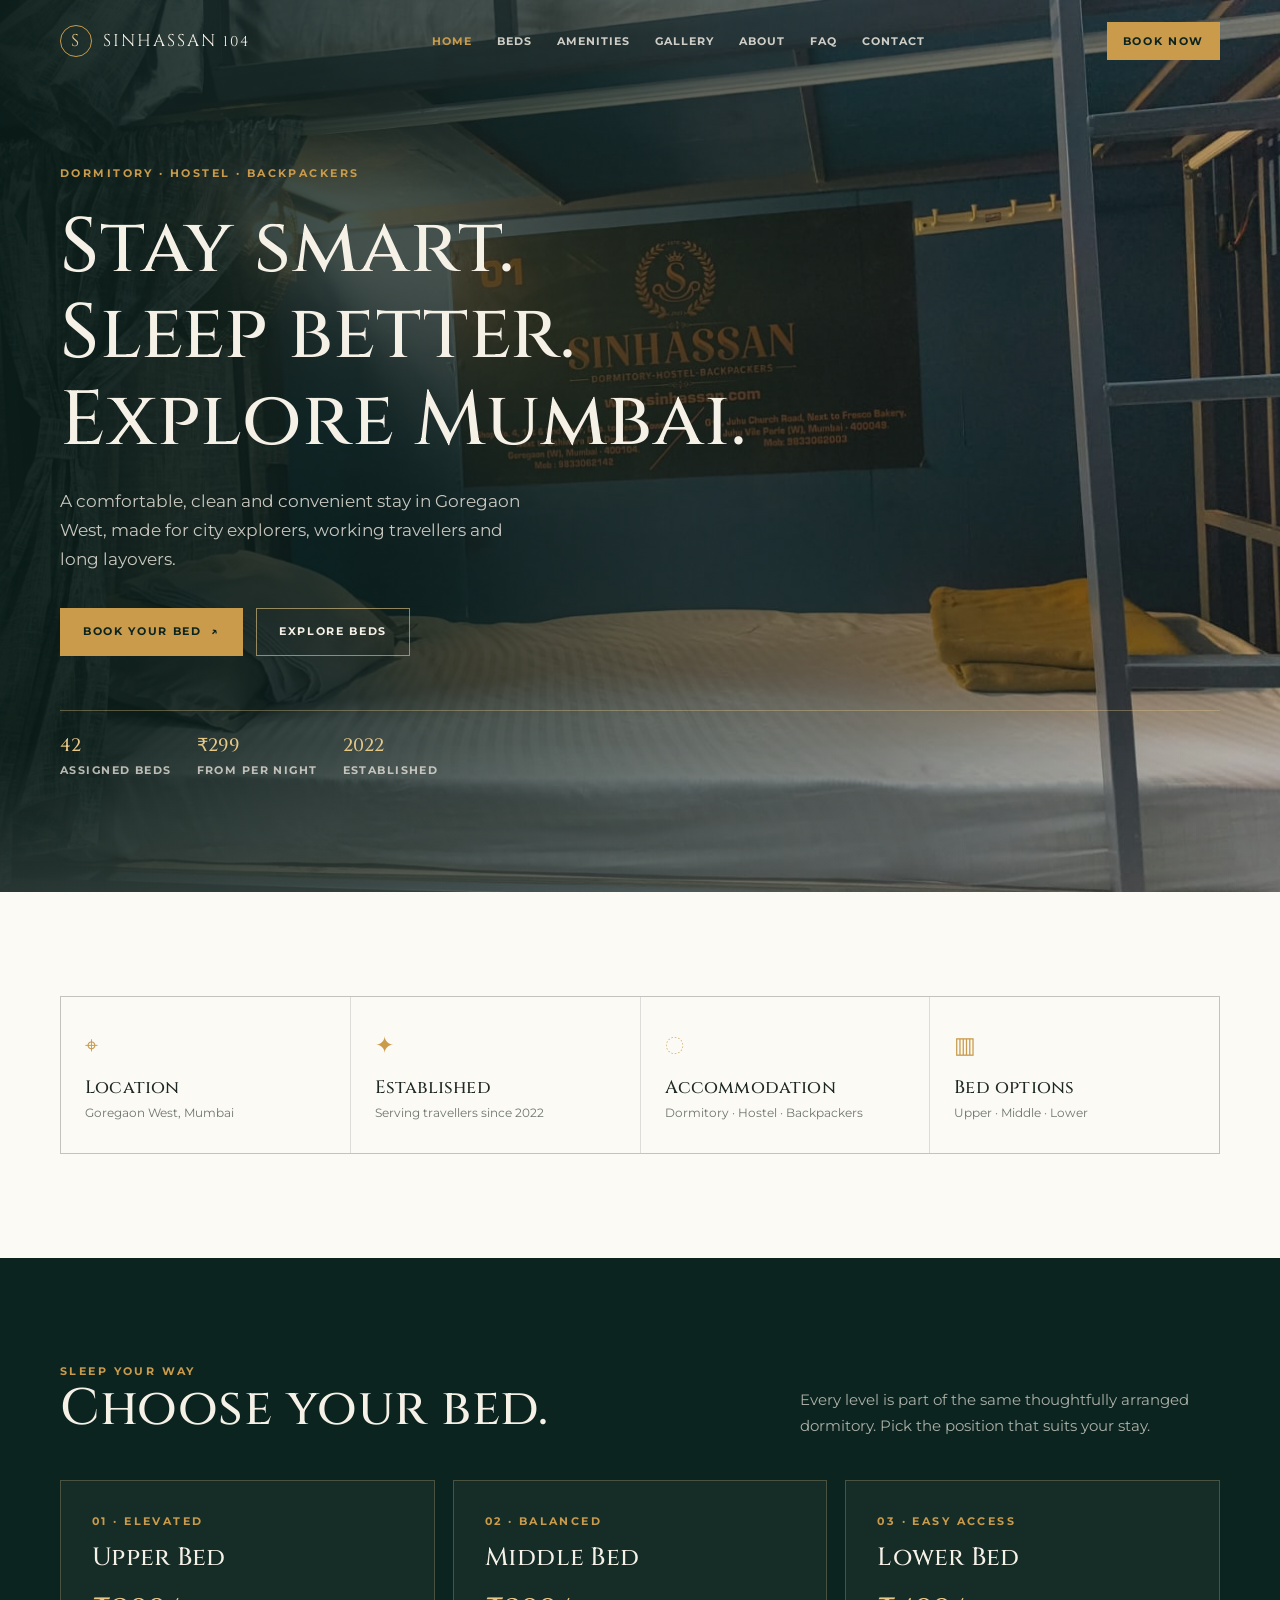
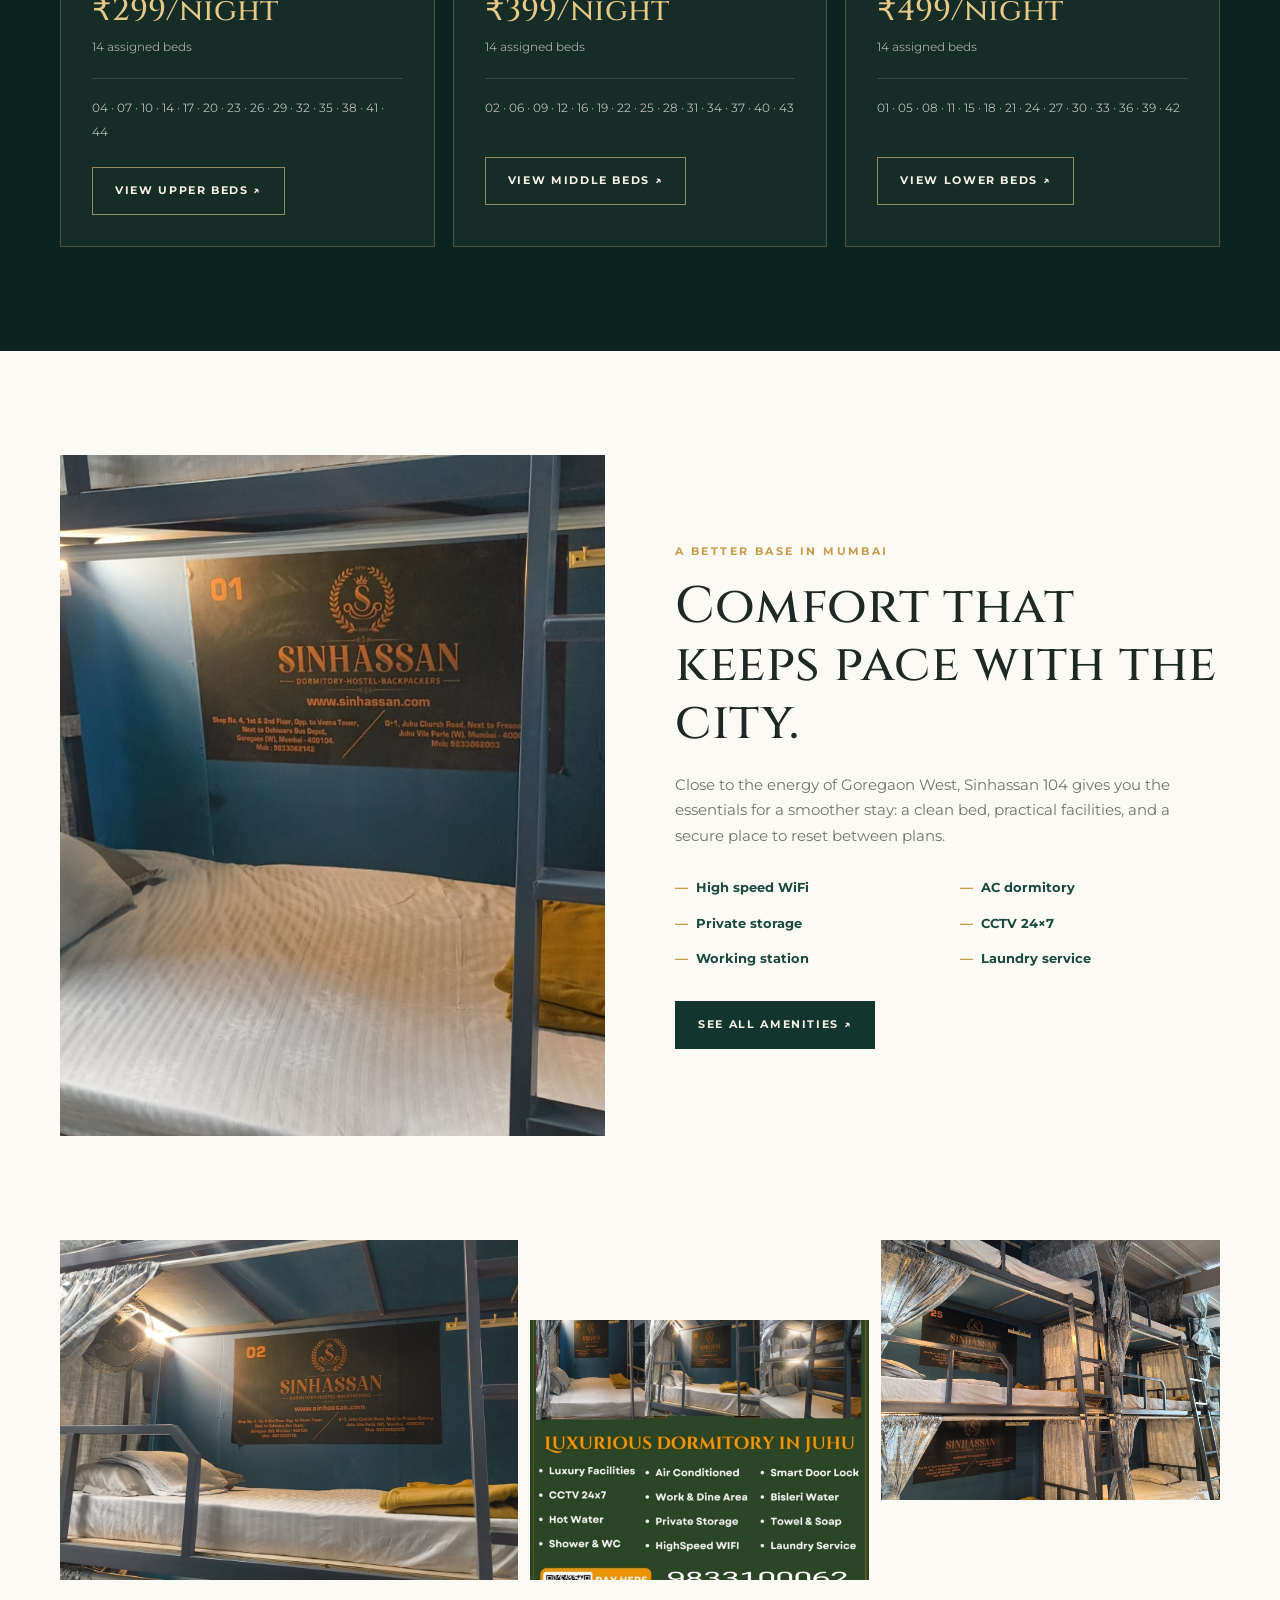
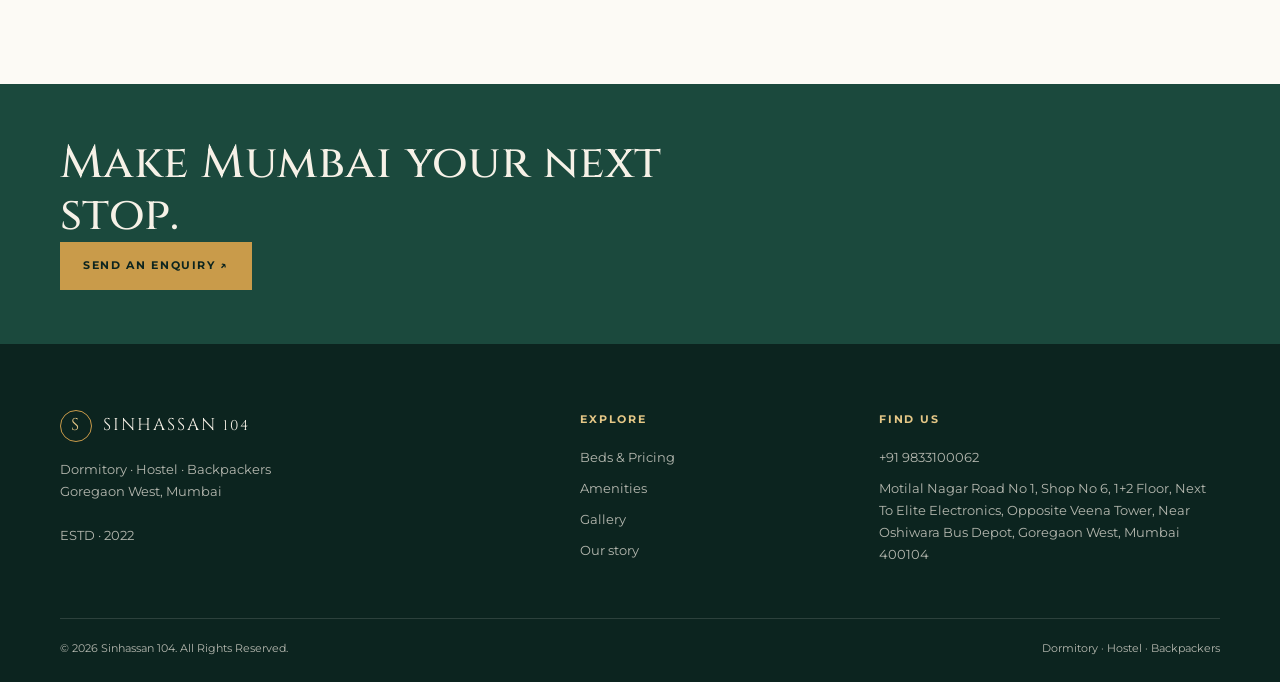
<file: index.html>
<!doctype html>
<html lang="en">
<head>
  <meta charset="utf-8">
  <meta name="viewport" content="width=device-width, initial-scale=1">
  <title>Sinhassan 104 | Dormitory, Hostel & Backpackers in Goregaon West</title>
  <meta name="description" content="A clean, comfortable dormitory and hostel stay in Goregaon West, Mumbai. Choose from upper, middle and lower beds at Sinhassan 104.">
  <link rel="preconnect" href="https://fonts.googleapis.com">
  <link rel="preconnect" href="https://fonts.gstatic.com" crossorigin>
  <link href="https://fonts.googleapis.com/css2?family=Cinzel:wght@500;600&family=Montserrat:wght@400;500;600;700&display=swap" rel="stylesheet">
  <link rel="stylesheet" href="style.css">
</head>
<body>
  <header class="site-header">
    <div class="container nav">
      <a class="brand" href="index.html"><span class="brand-mark">S</span><span>SINHASSAN <small>104</small></span></a>
      <nav class="nav-links" aria-label="Primary navigation">
        <a href="index.html" aria-current="page">Home</a><a href="beds.html">Beds</a><a href="amenities.html">Amenities</a><a href="gallery.html">Gallery</a><a href="about.html">About</a><a href="faq.html">FAQ</a><a href="contact.html">Contact</a>
      </nav>
      <a class="button nav-book" href="booking.html">Book Now</a>
      <button class="menu-toggle" type="button" aria-label="Open menu" aria-expanded="false">☰</button>
    </div>
  </header>

  <main>
    <section class="hero">
      <div class="container hero-content fade-up">
        <div class="eyebrow">Dormitory · Hostel · Backpackers</div>
        <h1>Stay smart.<br>Sleep better.<br>Explore Mumbai.</h1>
        <p class="hero-copy">A comfortable, clean and convenient stay in Goregaon West, made for city explorers, working travellers and long layovers.</p>
        <div class="hero-actions"><a class="button" href="booking.html">Book Your Bed <span>↗</span></a><a class="button button--outline" href="beds.html">Explore Beds</a></div>
        <div class="hero-meta"><span><strong>42</strong> assigned beds</span><span><strong>₹299</strong> from per night</span><span><strong>2022</strong> established</span></div>
      </div>
    </section>

    <section class="section" aria-label="Quick information">
      <div class="container info-grid fade-up">
        <article class="info-card"><div class="info-icon">⌖</div><h3>Location</h3><p>Goregaon West, Mumbai</p></article>
        <article class="info-card"><div class="info-icon">✦</div><h3>Established</h3><p>Serving travellers since 2022</p></article>
        <article class="info-card"><div class="info-icon">◌</div><h3>Accommodation</h3><p>Dormitory · Hostel · Backpackers</p></article>
        <article class="info-card"><div class="info-icon">▥</div><h3>Bed options</h3><p>Upper · Middle · Lower</p></article>
      </div>
    </section>

    <section class="section section--dark">
      <div class="container">
        <div class="section-heading fade-up"><div><div class="eyebrow">Sleep your way</div><h2>Choose your bed.</h2></div><p>Every level is part of the same thoughtfully arranged dormitory. Pick the position that suits your stay.</p></div>
        <div class="bed-grid">
          <article class="bed-card fade-up"><div class="eyebrow">01 · Elevated</div><h3>Upper Bed</h3><div class="price">₹299<span>/night</span></div><div class="bed-count">14 assigned beds</div><div class="bed-numbers">04 · 07 · 10 · 14 · 17 · 20 · 23 · 26 · 29 · 32 · 35 · 38 · 41 · 44</div><a class="button button--outline" href="beds.html#upper">View Upper Beds ↗</a></article>
          <article class="bed-card fade-up"><div class="eyebrow">02 · Balanced</div><h3>Middle Bed</h3><div class="price">₹399<span>/night</span></div><div class="bed-count">14 assigned beds</div><div class="bed-numbers">02 · 06 · 09 · 12 · 16 · 19 · 22 · 25 · 28 · 31 · 34 · 37 · 40 · 43</div><a class="button button--outline" href="beds.html#middle">View Middle Beds ↗</a></article>
          <article class="bed-card fade-up"><div class="eyebrow">03 · Easy access</div><h3>Lower Bed</h3><div class="price">₹499<span>/night</span></div><div class="bed-count">14 assigned beds</div><div class="bed-numbers">01 · 05 · 08 · 11 · 15 · 18 · 21 · 24 · 27 · 30 · 33 · 36 · 39 · 42</div><a class="button button--outline" href="beds.html#lower">View Lower Beds ↗</a></article>
        </div>
      </div>
    </section>

    <section class="section"><div class="container split fade-up"><div class="split-image"><img src="8.jpg" alt="Clean made-up dormitory bed with privacy curtain" loading="lazy"></div><div class="split-copy"><div class="eyebrow">A better base in Mumbai</div><h2>Comfort that keeps pace with the city.</h2><p>Close to the energy of Goregaon West, Sinhassan 104 gives you the essentials for a smoother stay: a clean bed, practical facilities, and a secure place to reset between plans.</p><ul class="feature-list"><li>High speed WiFi</li><li>AC dormitory</li><li>Private storage</li><li>CCTV 24×7</li><li>Working station</li><li>Laundry service</li></ul><a class="button button--dark" href="amenities.html">See all amenities ↗</a></div></div></section>
    <section class="section" style="padding-top:0"><div class="container photo-strip fade-up"><img src="9.jpg" alt="Sinhassan 104 dormitory interior" loading="lazy"><img src="10.jpg" alt="Stacked dormitory beds" loading="lazy"><img src="11.jpg" alt="Dormitory sleeping area" loading="lazy"></div></section>
    <section class="cta-band"><div class="container"><h2>Make Mumbai your next stop.</h2><a class="button" href="contact.html">Send an enquiry ↗</a></div></section>
  </main>
  <footer class="site-footer"><div class="container footer-grid"><div><a class="brand" href="index.html"><span class="brand-mark">S</span><span>SINHASSAN <small>104</small></span></a><p class="footer-copy">Dormitory · Hostel · Backpackers<br>Goregaon West, Mumbai<br><br>ESTD · 2022</p></div><div><div class="footer-title">Explore</div><div class="footer-links"><a href="beds.html">Beds & Pricing</a><a href="amenities.html">Amenities</a><a href="gallery.html">Gallery</a><a href="about.html">Our story</a></div></div><div><div class="footer-title">Find us</div><div class="footer-links"><a href="tel:+919833100062">+91 9833100062</a><span>Motilal Nagar Road No 1, Shop No 6, 1+2 Floor, Next To Elite Electronics, Opposite Veena Tower, Near Oshiwara Bus Depot, Goregaon West, Mumbai 400104</span></div></div></div><div class="container footer-bottom"><span>© 2026 Sinhassan 104. All Rights Reserved.</span><span>Dormitory · Hostel · Backpackers</span></div></footer>
  <script src="script.js" defer></script>
</body>
</html>
</file>
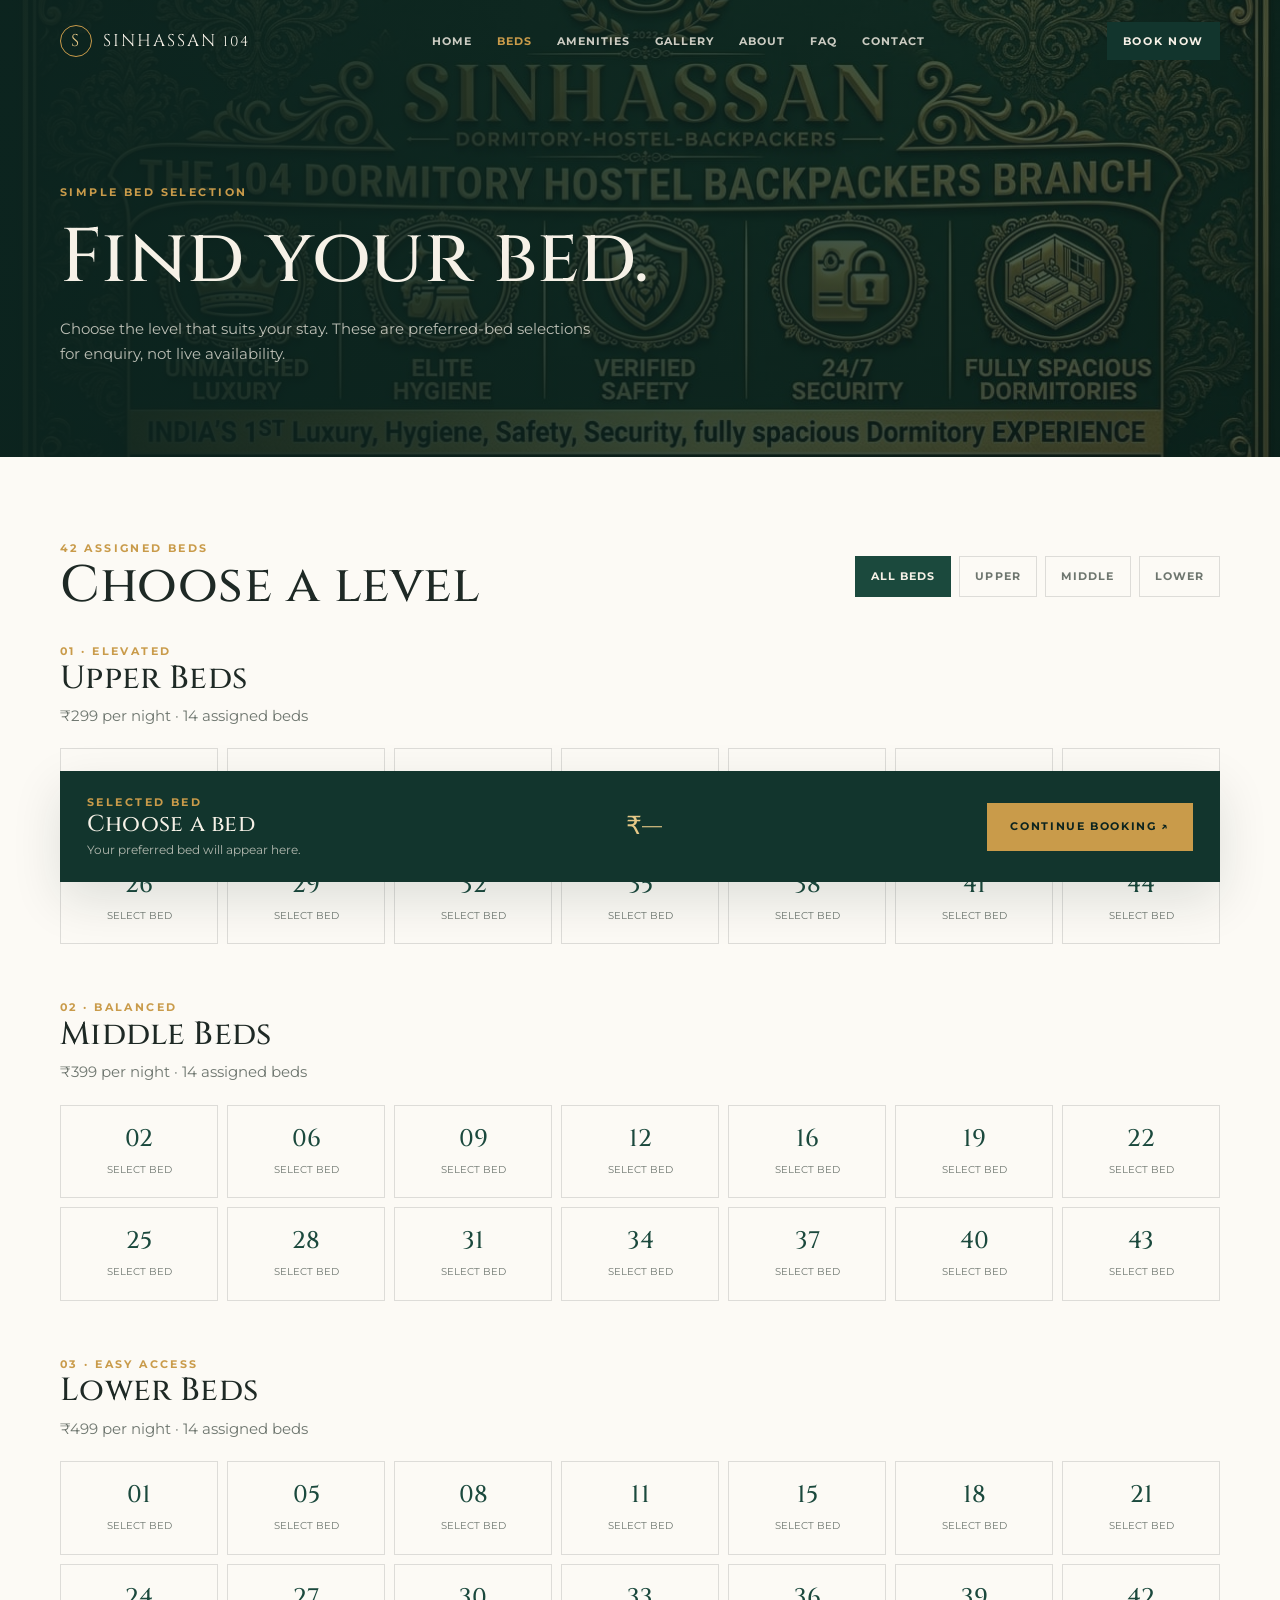
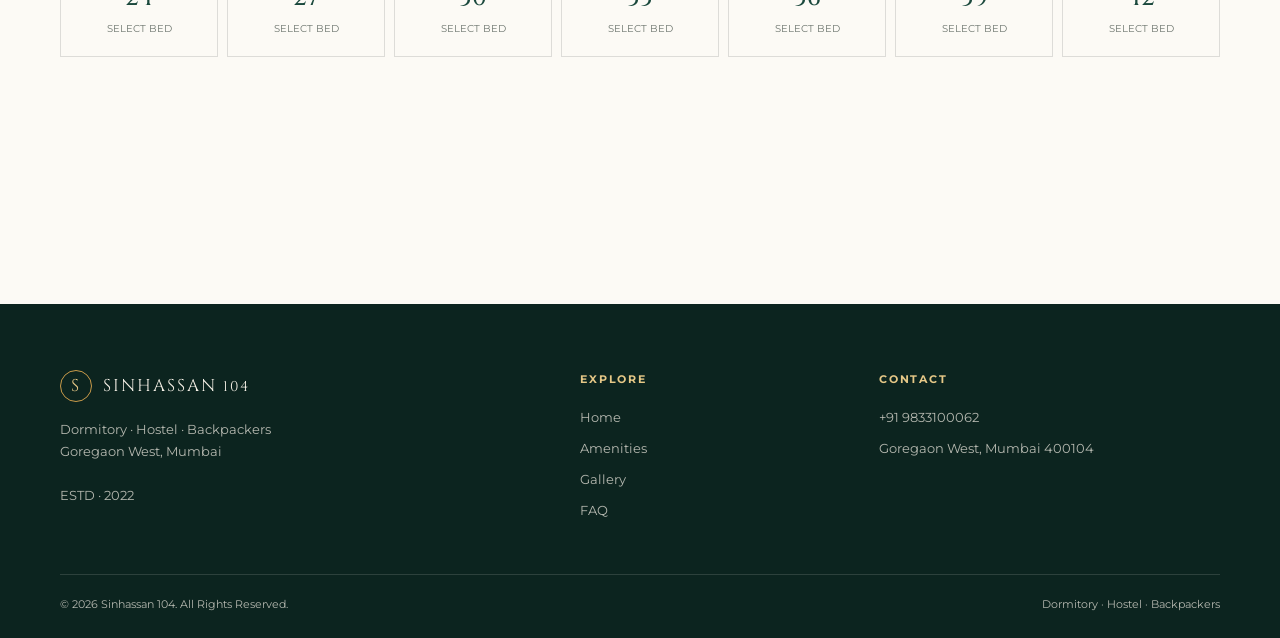
<file: beds.html>
<!doctype html><html lang="en"><head><meta charset="utf-8"><meta name="viewport" content="width=device-width, initial-scale=1"><title>Beds & Pricing | Sinhassan 104</title><meta name="description" content="Choose from exact upper, middle and lower assigned beds at Sinhassan 104 in Goregaon West."><link rel="preconnect" href="https://fonts.googleapis.com"><link href="https://fonts.googleapis.com/css2?family=Cinzel:wght@500;600&family=Montserrat:wght@400;500;600;700&display=swap" rel="stylesheet"><link rel="stylesheet" href="style.css"><link rel="stylesheet" href="beds.css"></head><body><header class="site-header scrolled"><div class="container nav"><a class="brand" href="index.html"><span class="brand-mark">S</span><span>SINHASSAN <small>104</small></span></a><nav class="nav-links" aria-label="Primary navigation"><a href="index.html">Home</a><a href="beds.html" aria-current="page">Beds</a><a href="amenities.html">Amenities</a><a href="gallery.html">Gallery</a><a href="about.html">About</a><a href="faq.html">FAQ</a><a href="contact.html">Contact</a></nav><a class="button button--dark nav-book" href="booking.html">Book Now</a><button class="menu-toggle" type="button" aria-label="Open menu" aria-expanded="false">☰</button></div></header><main><section class="page-hero"><div class="container"><div class="eyebrow">Simple bed selection</div><h1>Find your bed.</h1><p>Choose the level that suits your stay. These are preferred-bed selections for enquiry, not live availability.</p></div></section><section class="page-section"><div class="container"><div class="bed-toolbar"><div><div class="eyebrow">42 assigned beds</div><h2>Choose a level</h2></div><div class="filter-tabs" role="group" aria-label="Filter beds"><button class="filter-tab active" data-filter="all">All Beds</button><button class="filter-tab" data-filter="upper">Upper</button><button class="filter-tab" data-filter="middle">Middle</button><button class="filter-tab" data-filter="lower">Lower</button></div></div><div id="bed-sections"></div><div class="selection-panel" id="selection-panel" hidden><div><div class="eyebrow">Selected bed</div><h3 id="selected-bed">Choose a bed</h3><p id="selected-type">Your preferred bed will appear here.</p></div><div class="selection-price" id="selected-price">₹—</div><a class="button" id="continue-booking" href="booking.html">Continue booking ↗</a></div></div></section></main><footer class="site-footer"><div class="container footer-grid"><div><a class="brand" href="index.html"><span class="brand-mark">S</span><span>SINHASSAN <small>104</small></span></a><p class="footer-copy">Dormitory · Hostel · Backpackers<br>Goregaon West, Mumbai<br><br>ESTD · 2022</p></div><div><div class="footer-title">Explore</div><div class="footer-links"><a href="index.html">Home</a><a href="amenities.html">Amenities</a><a href="gallery.html">Gallery</a><a href="faq.html">FAQ</a></div></div><div><div class="footer-title">Contact</div><div class="footer-links"><a href="tel:+919833100062">+91 9833100062</a><span>Goregaon West, Mumbai 400104</span></div></div></div><div class="container footer-bottom"><span>© 2026 Sinhassan 104. All Rights Reserved.</span><span>Dormitory · Hostel · Backpackers</span></div></footer><script src="script.js" defer></script><script src="beds.js" defer></script></body></html>
</file>
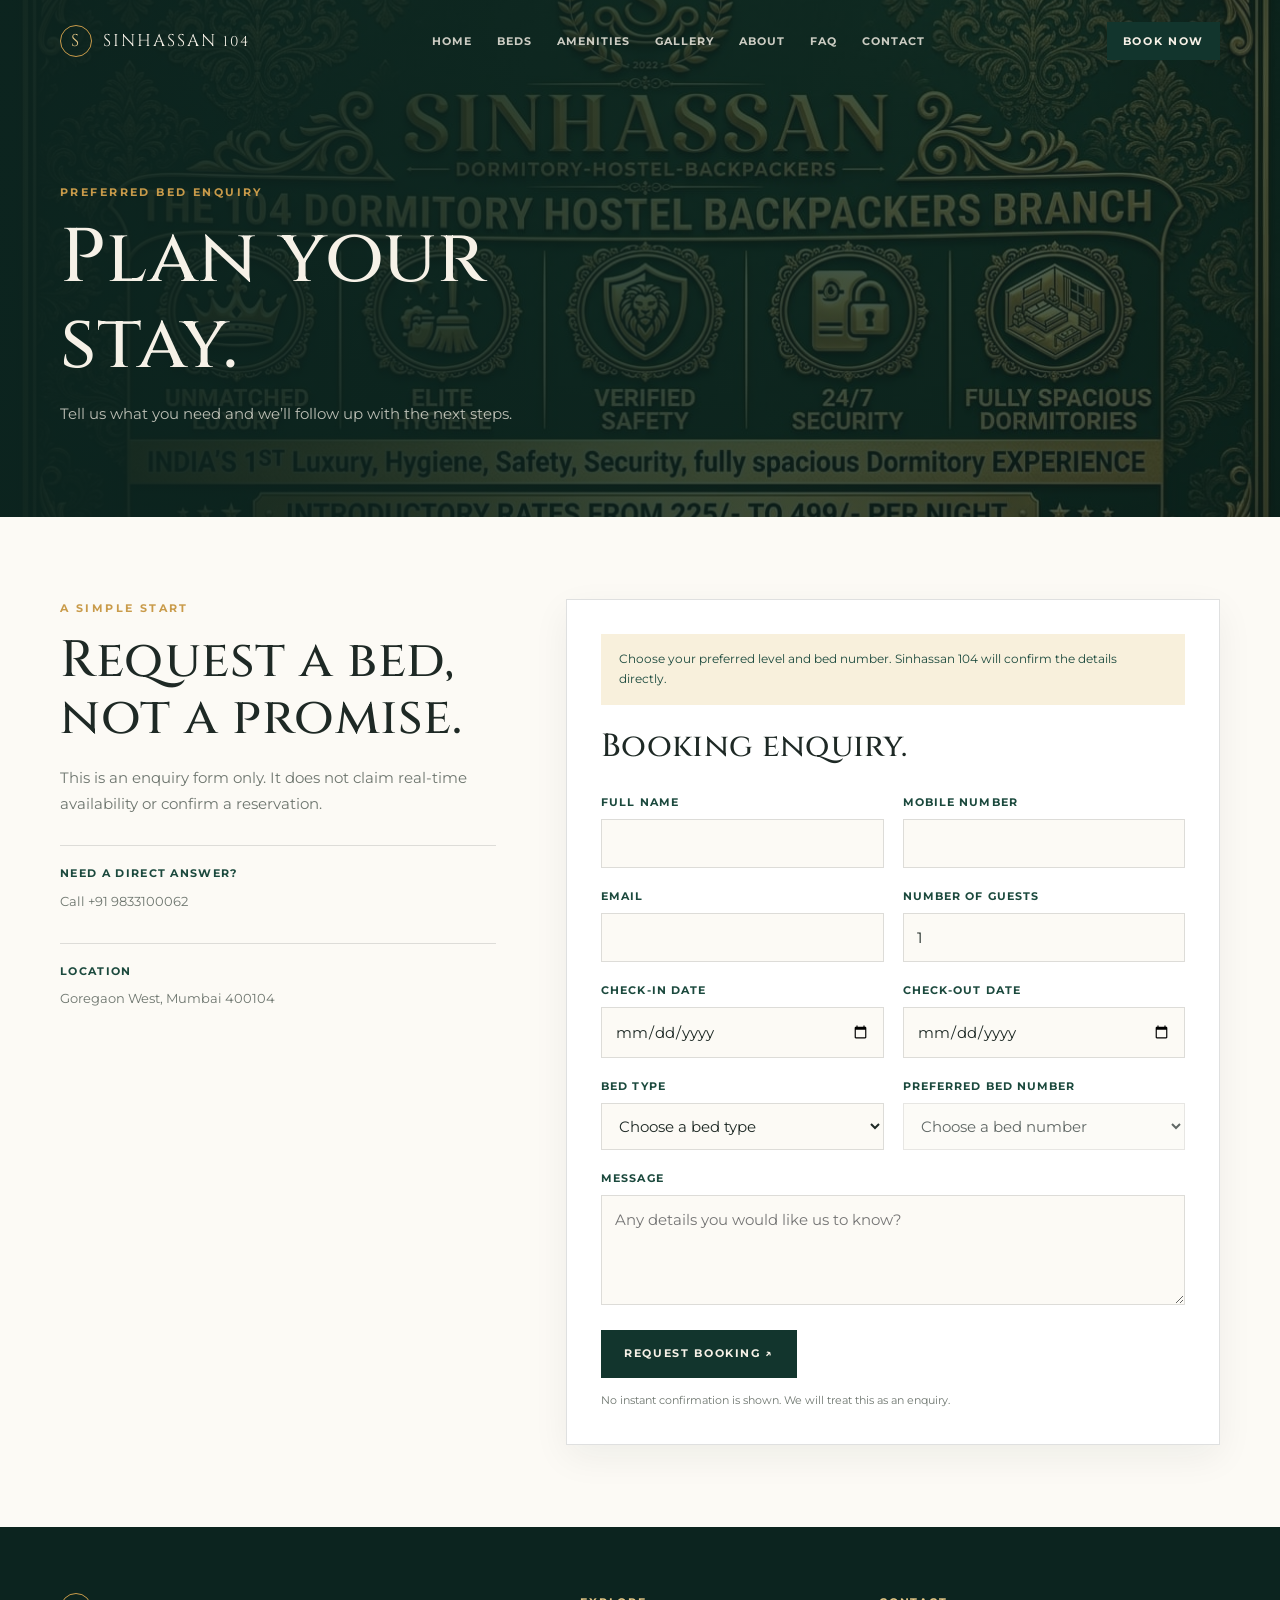
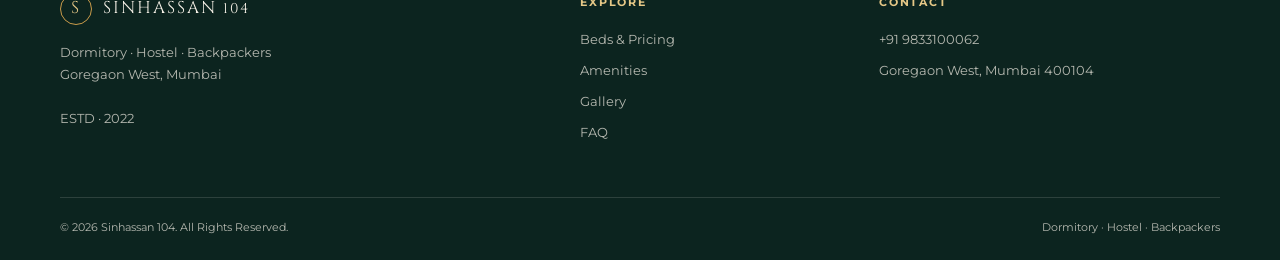
<file: booking.html>
<!doctype html><html lang="en"><head><meta charset="utf-8"><meta name="viewport" content="width=device-width, initial-scale=1"><title>Booking Enquiry | Sinhassan 104</title><meta name="description" content="Request a preferred bed at Sinhassan 104. This form is an enquiry and does not confirm a reservation."><link rel="preconnect" href="https://fonts.googleapis.com"><link href="https://fonts.googleapis.com/css2?family=Cinzel:wght@500;600&family=Montserrat:wght@400;500;600;700&display=swap" rel="stylesheet"><link rel="stylesheet" href="style.css"><link rel="stylesheet" href="booking.css"></head><body><header class="site-header scrolled"><div class="container nav"><a class="brand" href="index.html"><span class="brand-mark">S</span><span>SINHASSAN <small>104</small></span></a><nav class="nav-links" aria-label="Primary navigation"><a href="index.html">Home</a><a href="beds.html">Beds</a><a href="amenities.html">Amenities</a><a href="gallery.html">Gallery</a><a href="about.html">About</a><a href="faq.html">FAQ</a><a href="contact.html">Contact</a></nav><a class="button button--dark nav-book" href="booking.html" aria-current="page">Book Now</a><button class="menu-toggle" type="button" aria-label="Open menu" aria-expanded="false">☰</button></div></header><main><section class="page-hero"><div class="container"><div class="eyebrow">Preferred bed enquiry</div><h1>Plan your<br>stay.</h1><p>Tell us what you need and we’ll follow up with the next steps.</p></div></section><section class="page-section"><div class="container form-layout"><div class="contact-details"><div class="eyebrow">A simple start</div><h2>Request a bed,<br>not a promise.</h2><p>This is an enquiry form only. It does not claim real-time availability or confirm a reservation.</p><div class="contact-block"><strong>Need a direct answer?</strong><a href="tel:+919833100062">Call +91 9833100062</a></div><div class="contact-block"><strong>Location</strong><span>Goregaon West, Mumbai 400104</span></div></div><form class="form-card" id="booking-form"><div class="notice">Choose your preferred level and bed number. Sinhassan 104 will confirm the details directly.</div><h2>Booking enquiry.</h2><div class="form-grid"><div class="field"><label for="booking-name">Full name</label><input id="booking-name" name="name" required></div><div class="field"><label for="booking-mobile">Mobile number</label><input id="booking-mobile" name="mobile" type="tel" required></div><div class="field"><label for="booking-email">Email</label><input id="booking-email" name="email" type="email"></div><div class="field"><label for="booking-guests">Number of guests</label><input id="booking-guests" name="guests" type="number" min="1" value="1"></div><div class="field"><label for="checkin">Check-in date</label><input id="checkin" name="checkin" type="date" required></div><div class="field"><label for="checkout">Check-out date</label><input id="checkout" name="checkout" type="date" required></div><div class="field"><label for="booking-type">Bed type</label><select id="booking-type" name="bedType" required><option value="">Choose a bed type</option><option value="upper">Upper Bed · ₹299</option><option value="middle">Middle Bed · ₹399</option><option value="lower">Lower Bed · ₹499</option></select></div><div class="field"><label for="booking-bed">Preferred bed number</label><select id="booking-bed" name="bedNumber" disabled><option value="">Choose a bed type first</option></select></div><div class="field full"><label for="booking-message">Message</label><textarea id="booking-message" name="message" placeholder="Any details you would like us to know?"></textarea></div></div><button class="button button--dark" type="submit">Request booking ↗</button><p class="form-note" id="booking-status">No instant confirmation is shown. We will treat this as an enquiry.</p></form></div></section></main><footer class="site-footer"><div class="container footer-grid"><div><a class="brand" href="index.html"><span class="brand-mark">S</span><span>SINHASSAN <small>104</small></span></a><p class="footer-copy">Dormitory · Hostel · Backpackers<br>Goregaon West, Mumbai<br><br>ESTD · 2022</p></div><div><div class="footer-title">Explore</div><div class="footer-links"><a href="beds.html">Beds & Pricing</a><a href="amenities.html">Amenities</a><a href="gallery.html">Gallery</a><a href="faq.html">FAQ</a></div></div><div><div class="footer-title">Contact</div><div class="footer-links"><a href="tel:+919833100062">+91 9833100062</a><span>Goregaon West, Mumbai 400104</span></div></div></div><div class="container footer-bottom"><span>© 2026 Sinhassan 104. All Rights Reserved.</span><span>Dormitory · Hostel · Backpackers</span></div></footer><script src="script.js" defer></script><script src="booking.js" defer></script></body></html>
</file>
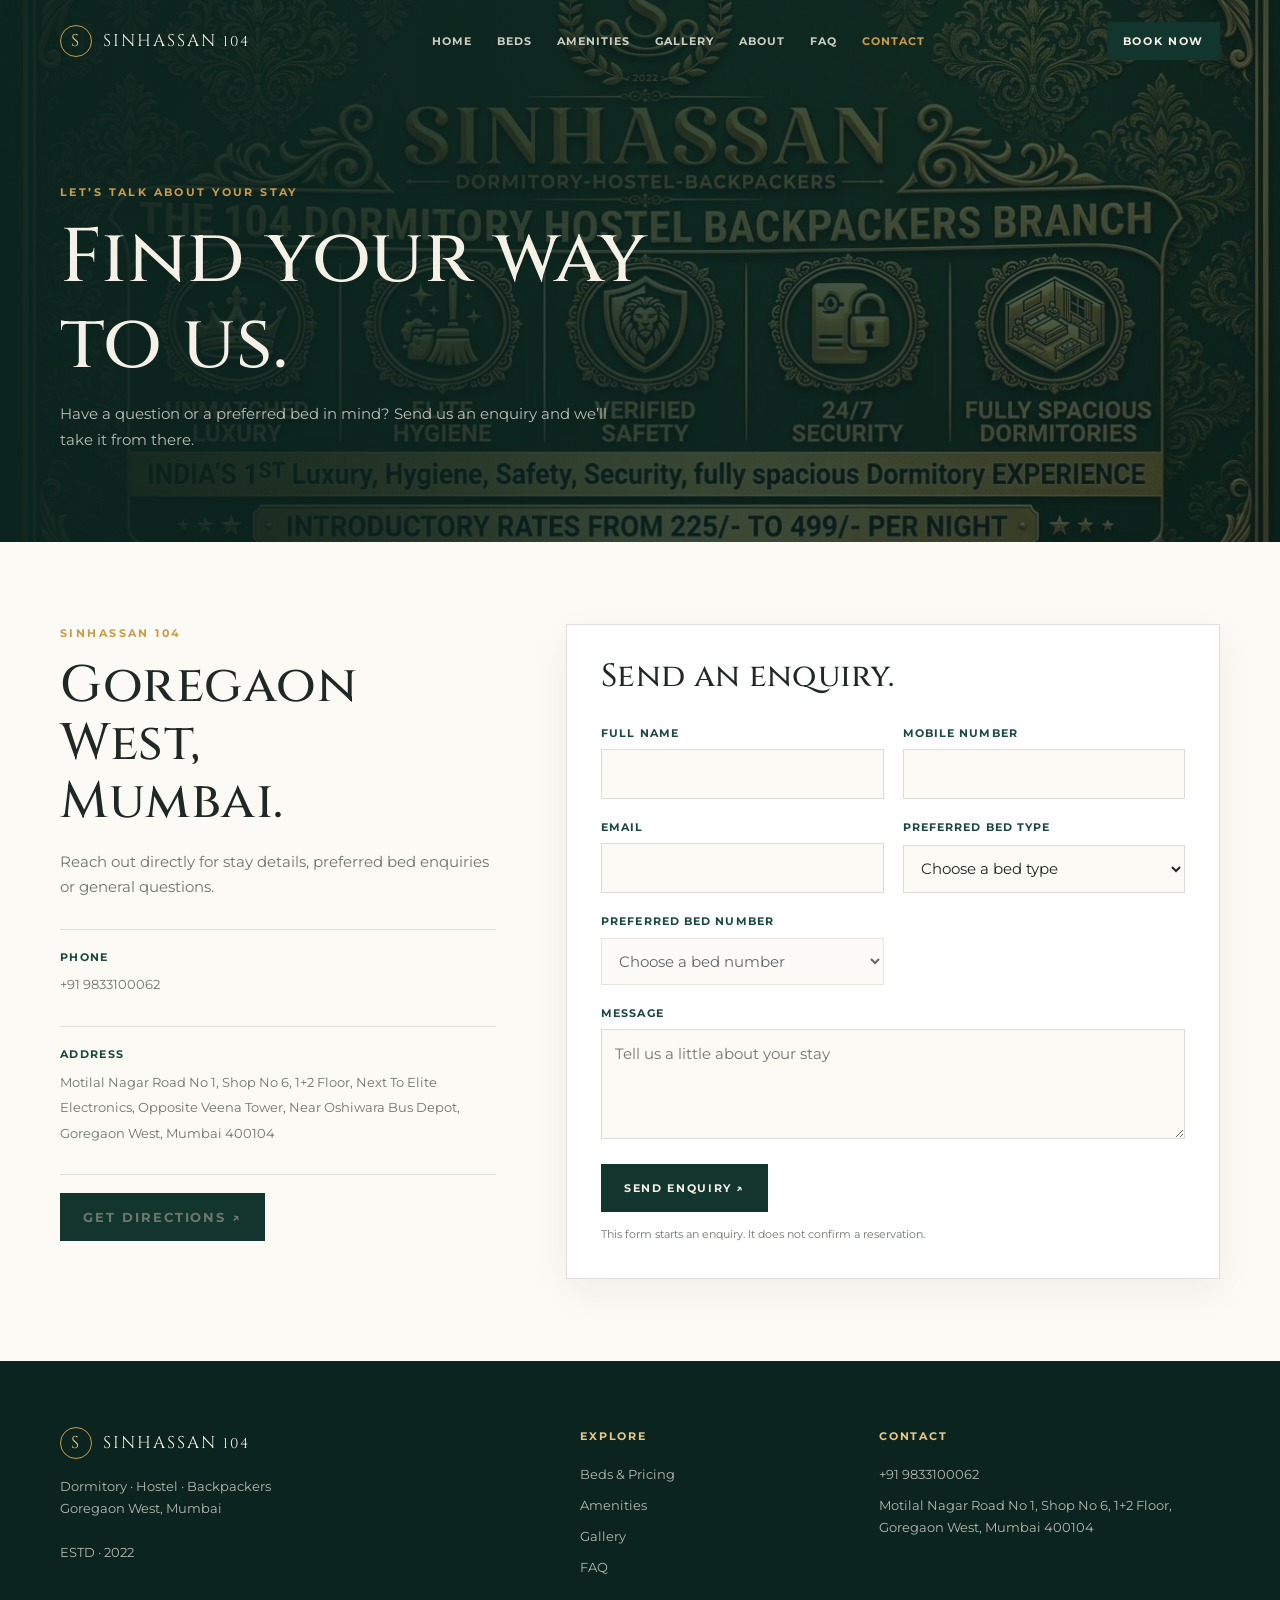
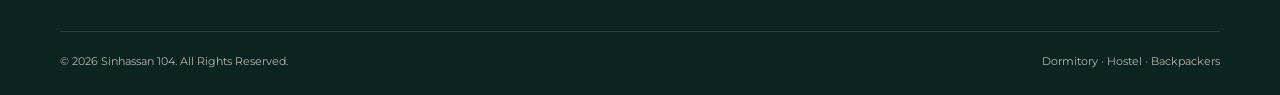
<file: contact.html>
<!doctype html><html lang="en"><head><meta charset="utf-8"><meta name="viewport" content="width=device-width, initial-scale=1"><title>Contact Sinhassan 104 | Goregaon West</title><meta name="description" content="Contact Sinhassan 104 in Goregaon West, Mumbai for bed enquiries and stay details."><link rel="preconnect" href="https://fonts.googleapis.com"><link href="https://fonts.googleapis.com/css2?family=Cinzel:wght@500;600&family=Montserrat:wght@400;500;600;700&display=swap" rel="stylesheet"><link rel="stylesheet" href="style.css"><link rel="stylesheet" href="contact.css"></head><body><header class="site-header scrolled"><div class="container nav"><a class="brand" href="index.html"><span class="brand-mark">S</span><span>SINHASSAN <small>104</small></span></a><nav class="nav-links" aria-label="Primary navigation"><a href="index.html">Home</a><a href="beds.html">Beds</a><a href="amenities.html">Amenities</a><a href="gallery.html">Gallery</a><a href="about.html">About</a><a href="faq.html">FAQ</a><a href="contact.html" aria-current="page">Contact</a></nav><a class="button button--dark nav-book" href="booking.html">Book Now</a><button class="menu-toggle" type="button" aria-label="Open menu" aria-expanded="false">☰</button></div></header><main><section class="page-hero"><div class="container"><div class="eyebrow">Let’s talk about your stay</div><h1>Find your way<br>to us.</h1><p>Have a question or a preferred bed in mind? Send us an enquiry and we’ll take it from there.</p></div></section><section class="page-section"><div class="container form-layout"><div class="contact-details"><div class="eyebrow">Sinhassan 104</div><h2>Goregaon West,<br>Mumbai.</h2><p>Reach out directly for stay details, preferred bed enquiries or general questions.</p><div class="contact-block"><strong>Phone</strong><a href="tel:+919833100062">+91 9833100062</a></div><div class="contact-block"><strong>Address</strong><span>Motilal Nagar Road No 1, Shop No 6, 1+2 Floor, Next To Elite Electronics, Opposite Veena Tower, Near Oshiwara Bus Depot, Goregaon West, Mumbai 400104</span></div><div class="contact-block"><a class="button button--dark" href="https://www.google.com/maps/search/?api=1&query=Motilal+Nagar+Road+No+1+Goregaon+West+Mumbai+400104" target="_blank" rel="noreferrer">Get directions ↗</a></div></div><form class="form-card" id="contact-form"><h2>Send an enquiry.</h2><div class="form-grid"><div class="field"><label for="contact-name">Full name</label><input id="contact-name" name="name" required></div><div class="field"><label for="contact-mobile">Mobile number</label><input id="contact-mobile" name="mobile" type="tel" required></div><div class="field"><label for="contact-email">Email</label><input id="contact-email" name="email" type="email"></div><div class="field"><label for="contact-type">Preferred bed type</label><select id="contact-type" name="bedType"><option value="">Choose a bed type</option><option value="upper">Upper Bed</option><option value="middle">Middle Bed</option><option value="lower">Lower Bed</option></select></div><div class="field"><label for="contact-bed">Preferred bed number</label><select id="contact-bed" name="bedNumber" disabled><option value="">Choose a bed type first</option></select></div><div class="field full"><label for="contact-message">Message</label><textarea id="contact-message" name="message" placeholder="Tell us a little about your stay"></textarea></div></div><button class="button button--dark" type="submit">Send enquiry ↗</button><p class="form-note" id="contact-status">This form starts an enquiry. It does not confirm a reservation.</p></form></div></section></main><footer class="site-footer"><div class="container footer-grid"><div><a class="brand" href="index.html"><span class="brand-mark">S</span><span>SINHASSAN <small>104</small></span></a><p class="footer-copy">Dormitory · Hostel · Backpackers<br>Goregaon West, Mumbai<br><br>ESTD · 2022</p></div><div><div class="footer-title">Explore</div><div class="footer-links"><a href="beds.html">Beds & Pricing</a><a href="amenities.html">Amenities</a><a href="gallery.html">Gallery</a><a href="faq.html">FAQ</a></div></div><div><div class="footer-title">Contact</div><div class="footer-links"><a href="tel:+919833100062">+91 9833100062</a><span>Motilal Nagar Road No 1, Shop No 6, 1+2 Floor, Goregaon West, Mumbai 400104</span></div></div></div><div class="container footer-bottom"><span>© 2026 Sinhassan 104. All Rights Reserved.</span><span>Dormitory · Hostel · Backpackers</span></div></footer><script src="script.js" defer></script><script src="contact.js" defer></script></body></html>
</file>
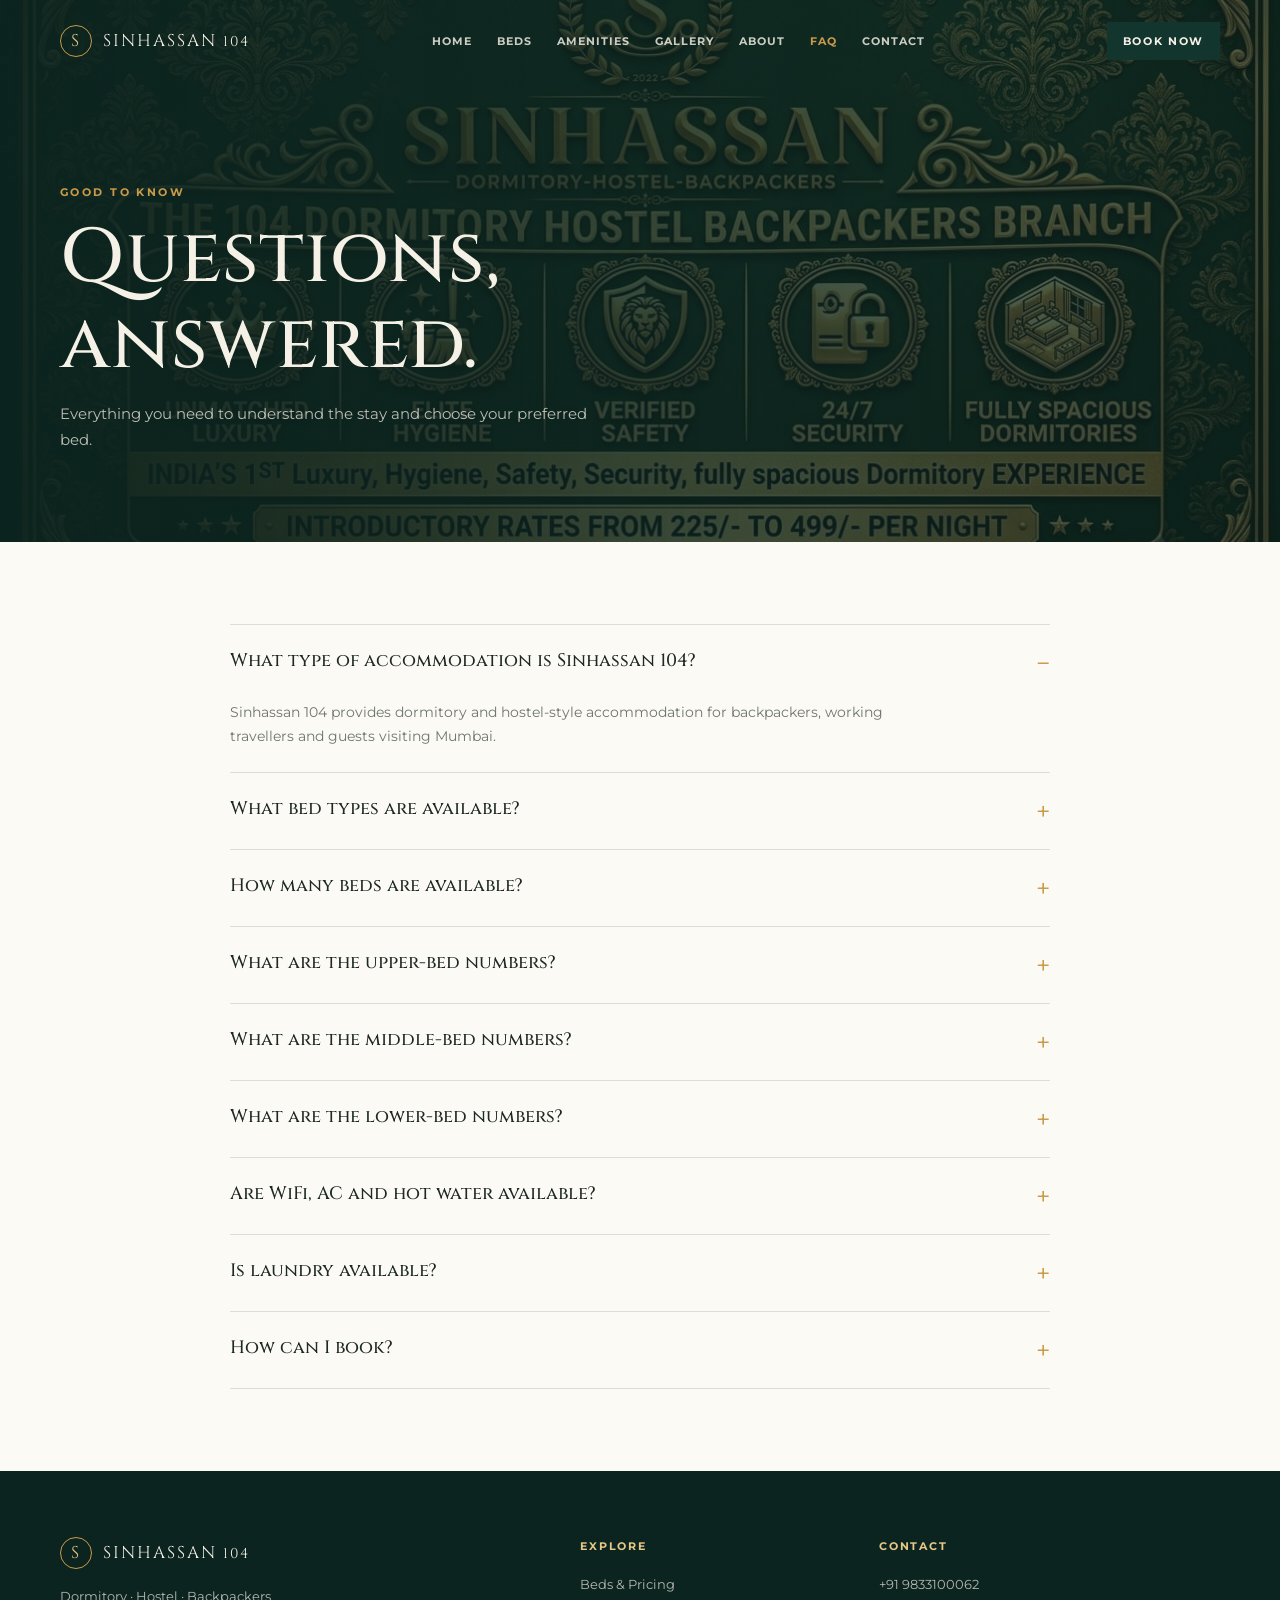
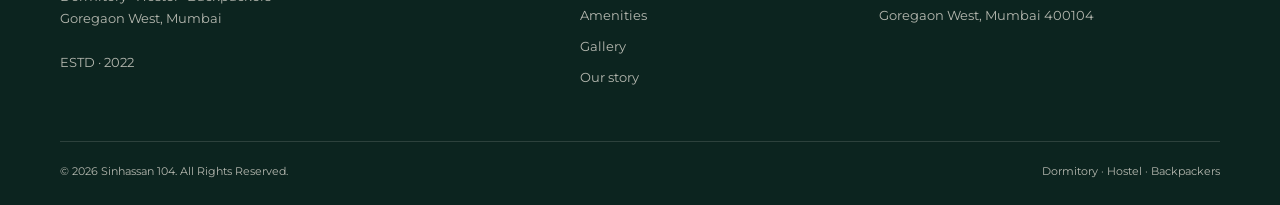
<file: faq.html>
<!doctype html><html lang="en"><head><meta charset="utf-8"><meta name="viewport" content="width=device-width, initial-scale=1"><title>FAQ | Sinhassan 104</title><meta name="description" content="Frequently asked questions about beds, amenities and enquiries at Sinhassan 104."><link rel="preconnect" href="https://fonts.googleapis.com"><link href="https://fonts.googleapis.com/css2?family=Cinzel:wght@500;600&family=Montserrat:wght@400;500;600;700&display=swap" rel="stylesheet"><link rel="stylesheet" href="style.css"><link rel="stylesheet" href="faq.css"></head><body><header class="site-header scrolled"><div class="container nav"><a class="brand" href="index.html"><span class="brand-mark">S</span><span>SINHASSAN <small>104</small></span></a><nav class="nav-links" aria-label="Primary navigation"><a href="index.html">Home</a><a href="beds.html">Beds</a><a href="amenities.html">Amenities</a><a href="gallery.html">Gallery</a><a href="about.html">About</a><a href="faq.html" aria-current="page">FAQ</a><a href="contact.html">Contact</a></nav><a class="button button--dark nav-book" href="booking.html">Book Now</a><button class="menu-toggle" type="button" aria-label="Open menu" aria-expanded="false">☰</button></div></header><main><section class="page-hero"><div class="container"><div class="eyebrow">Good to know</div><h1>Questions,<br>answered.</h1><p>Everything you need to understand the stay and choose your preferred bed.</p></div></section><section class="page-section"><div class="container"><div class="accordion"><div class="faq-item open"><button class="faq-question" aria-expanded="true">What type of accommodation is Sinhassan 104?<span>−</span></button><div class="faq-answer">Sinhassan 104 provides dormitory and hostel-style accommodation for backpackers, working travellers and guests visiting Mumbai.</div></div><div class="faq-item"><button class="faq-question" aria-expanded="false">What bed types are available?<span>+</span></button><div class="faq-answer">Upper, Middle and Lower beds are available as the three assigned bed categories.</div></div><div class="faq-item"><button class="faq-question" aria-expanded="false">How many beds are available?<span>+</span></button><div class="faq-answer">There are 42 assigned beds across the three listed bed categories: 14 Upper, 14 Middle and 14 Lower.</div></div><div class="faq-item"><button class="faq-question" aria-expanded="false">What are the upper-bed numbers?<span>+</span></button><div class="faq-answer">4, 7, 10, 14, 17, 20, 23, 26, 29, 32, 35, 38, 41 and 44.</div></div><div class="faq-item"><button class="faq-question" aria-expanded="false">What are the middle-bed numbers?<span>+</span></button><div class="faq-answer">2, 6, 9, 12, 16, 19, 22, 25, 28, 31, 34, 37, 40 and 43.</div></div><div class="faq-item"><button class="faq-question" aria-expanded="false">What are the lower-bed numbers?<span>+</span></button><div class="faq-answer">1, 5, 8, 11, 15, 18, 21, 24, 27, 30, 33, 36, 39 and 42.</div></div><div class="faq-item"><button class="faq-question" aria-expanded="false">Are WiFi, AC and hot water available?<span>+</span></button><div class="faq-answer">Yes. High Speed WiFi, AC and hot water are listed amenities at Sinhassan 104.</div></div><div class="faq-item"><button class="faq-question" aria-expanded="false">Is laundry available?<span>+</span></button><div class="faq-answer">Yes, laundry service is listed as an amenity.</div></div><div class="faq-item"><button class="faq-question" aria-expanded="false">How can I book?<span>+</span></button><div class="faq-answer">Send an enquiry through the booking page or contact Sinhassan 104 directly on +91 9833100062. Online forms are enquiry requests, not instant reservations.</div></div></div></div></section></main><footer class="site-footer"><div class="container footer-grid"><div><a class="brand" href="index.html"><span class="brand-mark">S</span><span>SINHASSAN <small>104</small></span></a><p class="footer-copy">Dormitory · Hostel · Backpackers<br>Goregaon West, Mumbai<br><br>ESTD · 2022</p></div><div><div class="footer-title">Explore</div><div class="footer-links"><a href="beds.html">Beds & Pricing</a><a href="amenities.html">Amenities</a><a href="gallery.html">Gallery</a><a href="about.html">Our story</a></div></div><div><div class="footer-title">Contact</div><div class="footer-links"><a href="tel:+919833100062">+91 9833100062</a><span>Goregaon West, Mumbai 400104</span></div></div></div><div class="container footer-bottom"><span>© 2026 Sinhassan 104. All Rights Reserved.</span><span>Dormitory · Hostel · Backpackers</span></div></footer><script src="script.js" defer></script><script src="faq.js" defer></script></body></html>
</file>
<file: style.css>
:root {
  --green-950: #0c241f;
  --green-900: #12352d;
  --green-800: #1b493d;
  --green-700: #286254;
  --gold: #c99b4a;
  --gold-light: #e6c887;
  --cream: #f6f1e7;
  --paper: #fcfaf5;
  --ink: #1e2925;
  --muted: #6e766f;
  --line: rgba(30, 41, 37, .14);
  --shadow: 0 18px 50px rgba(12, 36, 31, .12);
  --serif: "Cinzel", Georgia, serif;
  --sans: "Montserrat", Arial, sans-serif;
}

* { box-sizing: border-box; }
html { scroll-behavior: smooth; }
body { margin: 0; color: var(--ink); background: var(--paper); font: 400 15px/1.7 var(--sans); }
img { display: block; max-width: 100%; }
a { color: inherit; text-decoration: none; }
button, input, select, textarea { font: inherit; }
button, a { -webkit-tap-highlight-color: transparent; }
.container { width: min(1160px, calc(100% - 48px)); margin-inline: auto; }
.eyebrow { color: var(--gold); font-size: 11px; font-weight: 700; letter-spacing: .22em; text-transform: uppercase; }
h1, h2, h3, h4 { margin: 0; font-family: var(--serif); font-weight: 500; line-height: 1.13; letter-spacing: .01em; }
h1 { font-size: clamp(42px, 6vw, 82px); }
h2 { font-size: clamp(31px, 4vw, 54px); }
h3 { font-size: 25px; }
p { margin: 0; }
.section { padding: 104px 0; }
.section--dark { color: var(--cream); background: var(--green-950); }
.section-heading { display: flex; justify-content: space-between; gap: 32px; align-items: end; margin-bottom: 42px; }
.section-heading p { max-width: 420px; color: var(--muted); }
.section--dark .section-heading p { color: rgba(246, 241, 231, .68); }
.button { display: inline-flex; align-items: center; justify-content: center; gap: 10px; min-height: 48px; padding: 0 22px; border: 1px solid var(--gold); color: var(--green-950); background: var(--gold); font-size: 11px; font-weight: 700; letter-spacing: .15em; text-transform: uppercase; transition: .25s ease; }
.button:hover, .button:focus-visible { color: var(--cream); background: var(--green-800); border-color: var(--green-800); transform: translateY(-2px); }
.button--outline { color: var(--cream); background: transparent; border-color: rgba(230, 200, 135, .6); }
.button--outline:hover, .button--outline:focus-visible { color: var(--green-950); background: var(--gold-light); border-color: var(--gold-light); }
.button--dark { color: var(--cream); background: var(--green-900); border-color: var(--green-900); }
.button--dark:hover, .button--dark:focus-visible { background: var(--green-700); border-color: var(--green-700); }
.site-header { position: fixed; z-index: 20; inset: 0 0 auto; color: var(--cream); transition: .3s ease; }
.site-header.scrolled { color: var(--ink); background: rgba(252, 250, 245, .96); box-shadow: 0 6px 25px rgba(12, 36, 31, .08); backdrop-filter: blur(14px); }
.nav { display: flex; align-items: center; justify-content: space-between; min-height: 82px; }
.brand { display: flex; align-items: center; gap: 11px; font-family: var(--serif); font-size: 17px; letter-spacing: .12em; }
.brand-mark { display: grid; place-items: center; width: 32px; height: 32px; border: 1px solid var(--gold); color: var(--gold-light); border-radius: 50%; font-size: 17px; }
.nav-links { display: flex; align-items: center; gap: 25px; font-size: 11px; font-weight: 700; letter-spacing: .09em; text-transform: uppercase; }
.nav-links a { opacity: .82; transition: .2s ease; }
.nav-links a:hover, .nav-links a[aria-current="page"] { color: var(--gold); opacity: 1; }
.nav-book { min-height: 38px; padding: 0 15px; }
.menu-toggle { display: none; color: inherit; background: none; border: 0; font-size: 24px; }
.hero { position: relative; display: grid; align-items: end; min-height: 760px; color: var(--cream); background: linear-gradient(90deg, rgba(7, 25, 21, .94) 0%, rgba(7, 25, 21, .62) 46%, rgba(7, 25, 21, .18) 100%), url("5.jpg") center/cover; }
.hero::after { position: absolute; content: ""; inset: auto 0 0; height: 150px; background: linear-gradient(transparent, var(--paper)); opacity: .12; }
.hero-content { position: relative; z-index: 1; padding: 164px 0 112px; }
.hero h1 { max-width: 760px; margin: 22px 0; }
.hero-copy { max-width: 475px; color: rgba(246, 241, 231, .8); font-size: 17px; }
.hero-actions { display: flex; flex-wrap: wrap; gap: 13px; margin-top: 34px; }
.hero-meta { display: flex; gap: 25px; margin-top: 54px; padding-top: 20px; border-top: 1px solid rgba(230, 200, 135, .35); color: rgba(246, 241, 231, .72); font-size: 11px; font-weight: 700; letter-spacing: .13em; text-transform: uppercase; }
.hero-meta strong { display: block; color: var(--gold-light); font-size: 18px; font-family: var(--serif); font-weight: 500; letter-spacing: 0; }
.info-grid { display: grid; grid-template-columns: repeat(4, 1fr); gap: 1px; background: var(--line); border: 1px solid var(--line); }
.info-card { padding: 29px 24px; background: var(--paper); }
.info-icon { color: var(--gold); font-size: 23px; }
.info-card h3 { margin: 13px 0 5px; font-size: 18px; }
.info-card p { color: var(--muted); font-size: 12px; }
.bed-grid { display: grid; grid-template-columns: repeat(3, 1fr); gap: 18px; }
.bed-card { padding: 31px; border: 1px solid rgba(230, 200, 135, .25); background: rgba(255,255,255,.035); transition: .25s ease; }
.bed-card:hover { border-color: var(--gold); transform: translateY(-5px); }
.bed-card h3 { margin: 13px 0 18px; color: var(--cream); }
.price { color: var(--gold-light); font: 500 31px var(--serif); }
.bed-count { margin: 5px 0 20px; color: rgba(246,241,231,.64); font-size: 12px; }
.bed-numbers { min-height: 56px; padding-top: 17px; border-top: 1px solid rgba(246,241,231,.14); color: rgba(246,241,231,.72); font-size: 12px; line-height: 2; }
.bed-card .button { margin-top: 23px; }
.split { display: grid; grid-template-columns: 1fr 1fr; gap: 70px; align-items: center; }
.split-image { overflow: hidden; aspect-ratio: 4 / 5; }
.split-image img { width: 100%; height: 100%; object-fit: cover; }
.split-copy p { color: var(--muted); }
.split-copy .eyebrow { margin-bottom: 18px; }
.split-copy h2 { margin-bottom: 20px; }
.feature-list { display: grid; grid-template-columns: 1fr 1fr; gap: 13px 24px; margin: 28px 0 32px; padding: 0; list-style: none; color: var(--green-800); font-size: 13px; font-weight: 700; }
.feature-list li::before { content: "—"; margin-right: 8px; color: var(--gold); }
.photo-strip { display: grid; grid-template-columns: 1.15fr .85fr .85fr; gap: 12px; }
.photo-strip img { width: 100%; height: 340px; object-fit: cover; }
.photo-strip img:nth-child(2) { height: 260px; margin-top: 80px; }
.photo-strip img:nth-child(3) { height: 260px; }
.cta-band { display: flex; align-items: center; justify-content: space-between; gap: 30px; padding: 54px 0; color: var(--cream); background: var(--green-800); }
.cta-band h2 { max-width: 640px; font-size: clamp(30px, 4vw, 46px); }
.site-footer { padding: 66px 0 24px; color: rgba(246,241,231,.72); background: var(--green-950); }
.footer-grid { display: grid; grid-template-columns: 1.35fr .7fr 1fr; gap: 60px; padding-bottom: 53px; }
.site-footer .brand { color: var(--cream); margin-bottom: 16px; }
.footer-copy { max-width: 320px; font-size: 13px; }
.footer-title { margin-bottom: 17px; color: var(--gold-light); font-size: 11px; font-weight: 700; letter-spacing: .16em; text-transform: uppercase; }
.footer-links { display: grid; gap: 9px; font-size: 13px; }
.footer-links a:hover { color: var(--gold-light); }
.footer-bottom { display: flex; justify-content: space-between; gap: 20px; padding-top: 20px; border-top: 1px solid rgba(246,241,231,.14); font-size: 11px; }
.page-hero { padding: 183px 0 90px; color: var(--cream); background: linear-gradient(90deg, rgba(12,36,31,.96), rgba(12,36,31,.68)), url("2.jpg") center/cover; }
.page-hero h1 { margin: 14px 0; font-size: clamp(43px, 7vw, 76px); }
.page-hero p { max-width: 550px; color: rgba(246,241,231,.75); }
.fade-up { opacity: 0; transform: translateY(18px); transition: opacity .7s ease, transform .7s ease; }
.fade-up.visible { opacity: 1; transform: none; }
.page-section { padding: 82px 0; }
.bed-toolbar { display: flex; align-items: center; justify-content: space-between; gap: 20px; margin-bottom: 27px; }
.filter-tabs { display: flex; gap: 8px; flex-wrap: wrap; }
.filter-tab { padding: 10px 15px; border: 1px solid var(--line); color: var(--muted); background: transparent; cursor: pointer; font-size: 11px; font-weight: 700; letter-spacing: .1em; text-transform: uppercase; }
.filter-tab.active, .filter-tab:hover { color: var(--cream); border-color: var(--green-800); background: var(--green-800); }
.bed-section { margin-bottom: 54px; scroll-margin-top: 100px; }
.bed-section h2 { margin-bottom: 6px; font-size: 32px; }
.bed-section > p { margin-bottom: 20px; color: var(--muted); }
.bed-list { display: grid; grid-template-columns: repeat(7, 1fr); gap: 9px; }
.bed-tile { padding: 17px 10px; border: 1px solid var(--line); color: var(--ink); background: var(--paper); text-align: center; cursor: pointer; transition: .2s ease; }
.bed-tile strong { display: block; color: var(--green-800); font: 500 24px var(--serif); }
.bed-tile span { color: var(--muted); font-size: 10px; text-transform: uppercase; }
.bed-tile:hover, .bed-tile.selected { border-color: var(--gold); background: #fff8e9; transform: translateY(-3px); }
.selection-panel { position: sticky; bottom: 18px; z-index: 5; display: flex; align-items: center; justify-content: space-between; gap: 24px; margin-top: 46px; padding: 22px 27px; color: var(--cream); background: var(--green-900); box-shadow: var(--shadow); }
.selection-panel h3 { margin-bottom: 2px; font-size: 23px; }
.selection-panel p { color: rgba(246,241,231,.7); font-size: 12px; }
.selection-price { color: var(--gold-light); font: 500 25px var(--serif); }
.amenity-grid { display: grid; grid-template-columns: repeat(4, 1fr); gap: 1px; background: var(--line); border: 1px solid var(--line); }
.amenity-card { min-height: 190px; padding: 27px; background: var(--paper); }
.amenity-icon { color: var(--gold); font-size: 26px; }
.amenity-card h3 { margin: 13px 0 7px; font-size: 20px; }
.amenity-card p { color: var(--muted); font-size: 12px; }
.gallery-filters { display: flex; gap: 8px; flex-wrap: wrap; margin-bottom: 28px; }
.gallery-grid { display: grid; grid-template-columns: repeat(3, 1fr); gap: 14px; }
.gallery-item { position: relative; overflow: hidden; min-height: 270px; border: 0; padding: 0; cursor: pointer; background: var(--green-900); }
.gallery-item img { width: 100%; height: 100%; min-height: 270px; object-fit: cover; transition: transform .45s ease; }
.gallery-item:hover img { transform: scale(1.05); }
.gallery-item figcaption { position: absolute; right: 14px; bottom: 13px; left: 14px; color: white; font-size: 11px; font-weight: 700; letter-spacing: .12em; text-align: left; text-transform: uppercase; text-shadow: 0 1px 8px #000; }
.lightbox { position: fixed; z-index: 50; display: none; place-items: center; inset: 0; padding: 30px; background: rgba(5, 17, 14, .94); }
.lightbox.open { display: grid; }
.lightbox img { max-width: min(1000px, 90vw); max-height: 78vh; object-fit: contain; }
.lightbox button { position: absolute; border: 0; color: white; background: transparent; cursor: pointer; }
.lightbox-close { top: 20px; right: 28px; font-size: 30px; }
.lightbox-prev, .lightbox-next { top: 50%; font-size: 30px; transform: translateY(-50%); }
.lightbox-prev { left: 24px; } .lightbox-next { right: 24px; }
.lightbox-caption { position: absolute; bottom: 22px; color: var(--gold-light); font-size: 12px; letter-spacing: .15em; text-transform: uppercase; }
.form-layout { display: grid; grid-template-columns: .8fr 1.2fr; gap: 70px; }
.contact-details h2 { margin: 14px 0 18px; }
.contact-details > p { color: var(--muted); }
.contact-block { margin-top: 29px; padding-top: 18px; border-top: 1px solid var(--line); }
.contact-block strong { display: block; margin-bottom: 5px; color: var(--green-800); font-size: 11px; letter-spacing: .12em; text-transform: uppercase; }
.contact-block span, .contact-block a { color: var(--muted); font-size: 13px; }
.form-card { padding: 34px; border: 1px solid var(--line); background: white; box-shadow: 0 12px 35px rgba(12,36,31,.06); }
.form-card h2 { margin-bottom: 28px; font-size: 32px; }
.form-grid { display: grid; grid-template-columns: 1fr 1fr; gap: 19px; }
.field { display: grid; gap: 7px; }
.field.full { grid-column: 1 / -1; }
.field label { color: var(--green-800); font-size: 11px; font-weight: 700; letter-spacing: .1em; text-transform: uppercase; }
.field input, .field select, .field textarea { width: 100%; min-height: 47px; padding: 11px 13px; border: 1px solid var(--line); outline: 0; color: var(--ink); background: var(--paper); }
.field textarea { min-height: 110px; resize: vertical; }
.field input:focus, .field select:focus, .field textarea:focus { border-color: var(--gold); box-shadow: 0 0 0 3px rgba(201,155,74,.14); }
.form-card .button { margin-top: 25px; }
.form-note { margin-top: 13px; color: var(--muted); font-size: 11px; }
.accordion { max-width: 820px; margin: 0 auto; border-top: 1px solid var(--line); }
.faq-item { border-bottom: 1px solid var(--line); }
.faq-question { display: flex; justify-content: space-between; gap: 22px; width: 100%; padding: 23px 0; border: 0; color: var(--ink); background: none; cursor: pointer; text-align: left; font: 500 18px var(--serif); }
.faq-question span { color: var(--gold); font: 400 25px var(--sans); }
.faq-answer { display: none; max-width: 720px; padding: 0 40px 23px 0; color: var(--muted); font-size: 14px; }
.faq-item.open .faq-answer { display: block; }
.story-mark { display: grid; place-items: center; aspect-ratio: 1; border: 1px solid var(--gold); color: var(--gold); font: 500 96px var(--serif); }
.story-quote { margin-top: 28px; padding-left: 20px; border-left: 2px solid var(--gold); color: var(--green-800); font: 500 20px/1.5 var(--serif); }
.notice { margin-bottom: 24px; padding: 15px 18px; color: var(--green-800); background: #f8f0dc; font-size: 12px; }

@media (max-width: 850px) {
  .nav-links { position: absolute; display: none; top: 70px; left: 24px; right: 24px; padding: 18px; background: var(--green-950); box-shadow: var(--shadow); }
  .nav-links.open { display: grid; gap: 18px; }
  .menu-toggle { display: block; }
  .nav-book { display: none; }
  .hero { min-height: 700px; }
  .info-grid, .bed-grid { grid-template-columns: 1fr 1fr; }
  .amenity-grid { grid-template-columns: repeat(2, 1fr); }
  .bed-list { grid-template-columns: repeat(5, 1fr); }
  .form-layout { gap: 35px; }
  .split { gap: 35px; }
  .footer-grid { grid-template-columns: 1fr 1fr; }
}
@media (max-width: 580px) {
  .container { width: min(100% - 32px, 1160px); }
  .section { padding: 72px 0; }
  .section-heading, .cta-band { display: grid; align-items: start; }
  .hero { min-height: 680px; }
  .hero-content { padding-bottom: 85px; }
  .hero-meta { gap: 12px; flex-wrap: wrap; }
  .hero-meta strong { font-size: 15px; }
  .info-grid, .bed-grid, .split, .footer-grid { grid-template-columns: 1fr; }
  .amenity-grid, .gallery-grid { grid-template-columns: 1fr 1fr; }
  .bed-list { grid-template-columns: repeat(3, 1fr); }
  .selection-panel { display: grid; }
  .form-layout { grid-template-columns: 1fr; }
  .form-grid { grid-template-columns: 1fr; }
  .field.full { grid-column: auto; }
  .info-card { padding: 23px; }
  .split-image { max-height: 420px; }
  .photo-strip { grid-template-columns: 1fr 1fr; }
  .photo-strip img, .photo-strip img:nth-child(2), .photo-strip img:nth-child(3) { height: 220px; margin: 0; }
  .photo-strip img:first-child { grid-column: span 2; height: 300px; }
  .footer-grid { gap: 33px; }
  .footer-bottom { display: grid; gap: 8px; }
}
</file>
<file: beds.css>
@import url("style.css");
</file>
<file: booking.css>
@import url("style.css");
</file>
<file: contact.css>
@import url("style.css");
</file>
<file: faq.css>
@import url("style.css");
</file>
